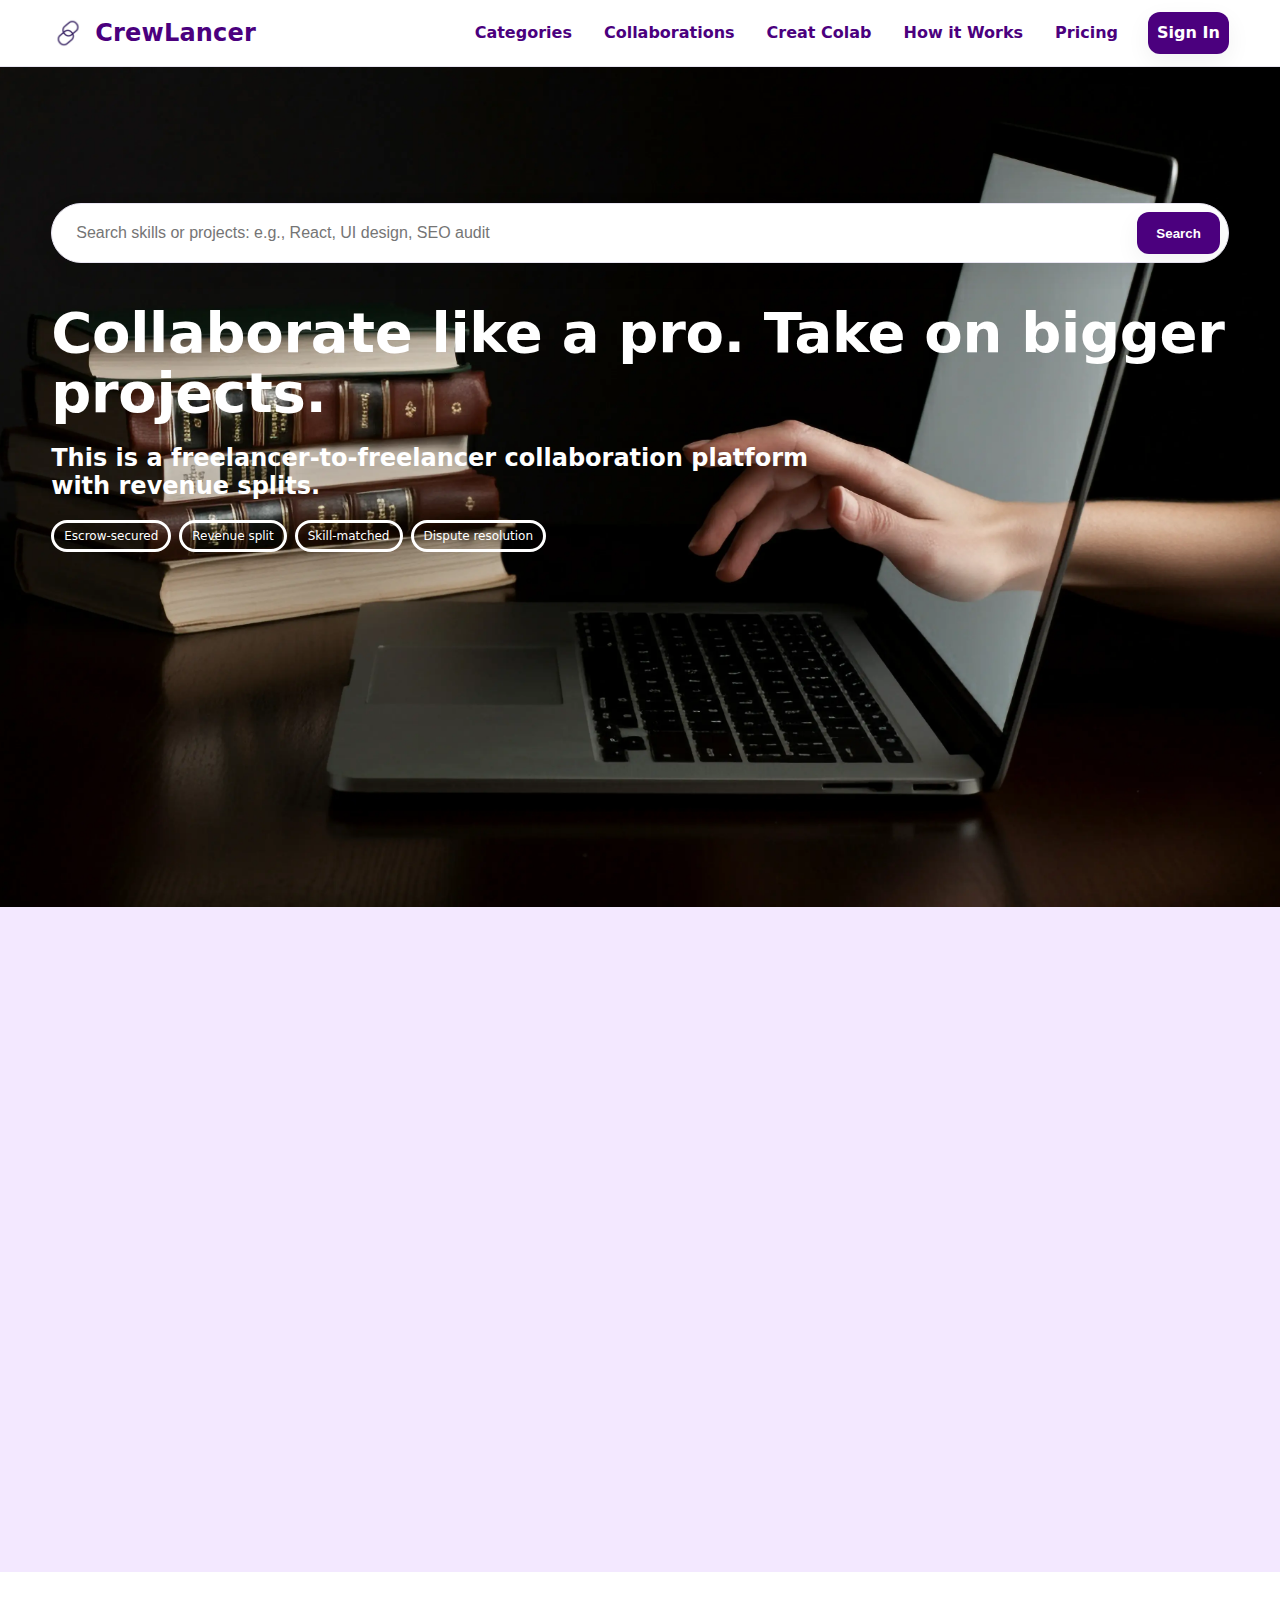
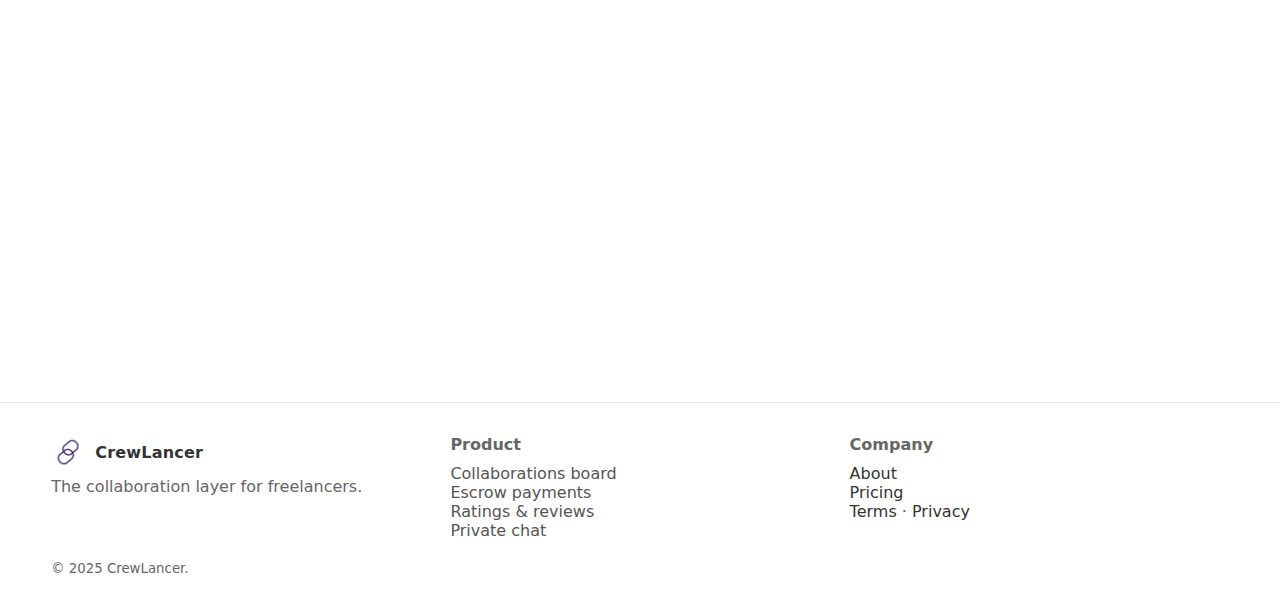
<file: index.html>
<!DOCTYPE html>
<html lang="en">
    <head>
        <meta charset="utf-8" />
        <meta name="viewport" content="width=device-width, initial-scale=1" />
        <title>CrewLancer</title>
        <meta
            name="description"
            content="Freelancer-to-freelancer collaboration platform with escrow and revenue splits."
        />
        <link rel="icon" href="assets/logo.jpg" />
        <link rel="stylesheet" href="styles.css" />
    </head>
    <body>
        <header class="header">
            <div class="container nav">
                <a class="brand" href="index.html"
                    ><img src="assets/logo.jpg" alt="CrewLancer logo" /><span
                        class="xlfont"
                        >CrewLancer</span
                    ></a
                >
                <nav class="navlinks" aria-label="Primary">
                    <a href="categories.html">Categories</a>
                    <a href="collaborations.html">Collaborations</a>
                    <a href="creat-collab.html">Creat Colab</a>
                    <a href="how-it-works.html">How it Works</a>
                    <a href="pricing.html">Pricing</a>
                    <a class="button cta" href="login.html">Sign In</a>
                </nav>
                <div class="mobile">
                    <button
                        class="button ghost"
                        data-toggle
                        aria-label="Open menu"
                        style="background-color: #4b007e"
                    >
                        Menu
                    </button>
                </div>
            </div>
            <div class="drawer" data-drawer>
                <a href="categories.html">Categories</a>
                <a href="collaborations.html">Collaborations</a>
                <a href="creat-collab.html">Creat Colab</a>
                <a href="how-it-works.html">How it Works</a>
                <a href="pricing.html">Pricing</a>
                <a href="login.html">Sign In</a>
            </div>
        </header>
        <div class="background-image-hero">
            <main class="container hero">
                <form
                    class="searchbar reveal"
                    data-demo-form,
                    style="margin-bottom: 40px"
                >
                    <input
                        placeholder="Search skills or projects: e.g., React, UI design, SEO audit"
                        aria-label="Search"
                    />
                    <button class="button" type="submit" data-label="Search">
                        Search
                    </button>
                </form>
                <h1 class="title reveal" , style="color: white">
                    Collaborate like a pro. Take on bigger projects.
                </h1>
                <h2 class="subtitle reveal" , style="color: white">
                    This is a freelancer-to-freelancer collaboration platform
                    with revenue splits.
                </h2>
                <div class="badges reveal">
                    <span class="tag" style="color: white">Escrow-secured</span
                    ><span class="tag" style="color: white">Revenue split</span
                    ><span class="tag" style="color: white">Skill-matched</span
                    ><span class="tag" style="color: white"
                        >Dispute resolution</span
                    >
                </div>
            </main>
        </div>
        <section class="section alt">
            <div class="container">
                <h2 class="reveal" style="margin-top: 0; font-size: xx-large">
                    Popular categories
                </h2>
                <div class="grid cols-3" style="margin-top: 10px">
                    <a
                        class="card reveal pop-shadow"
                        href="categories.html#design"
                    >
                        <img
                            src="assets/palette-fill.svg"
                            alt="art icon"
                            class="icon"
                        />
                        <h3>Design & Creative</h3>
                        <p class="subtitle">UI/UX, Branding, Webflow</p></a
                    >
                    <a
                        class="card reveal pop-shadow"
                        href="categories.html#dev"
                    >
                        <img
                            src="assets/code-slash.svg"
                            alt="codeing icon"
                            class="icon"
                        />
                        <h3>Development & Tech</h3>
                        <p class="subtitle">Web, Mobile, APIs</p></a
                    >
                    <a
                        class="card reveal pop-shadow"
                        href="categories.html#marketing"
                    >
                        <img
                            src="assets/bar-chart.svg"
                            alt="Bar-chart icon"
                            class="icon"
                        />
                        <h3>Marketing & Growth</h3>
                        <p class="subtitle">SEO, CRO, Paid Ads</p></a
                    >
                    <a
                        class="card reveal pop-shadow"
                        href="categories.html#marketing"
                    >
                        <img
                            src="assets/bank.svg"
                            alt="Bank icon"
                            class="icon"
                        />
                        <h3>Finance</h3>
                        <p class="subtitle">Accounting, Managing</p></a
                    >
                    <a
                        class="card reveal pop-shadow"
                        href="categories.html#marketing"
                    >
                        <img
                            src="assets/book.svg"
                            alt="Book icon"
                            class="icon"
                        />
                        <h3>Education</h3>
                        <p class="subtitle">Teaching, Mentorin, Guidance</p></a
                    >
                    <a
                        class="card reveal pop-shadow"
                        href="categories.html#marketing"
                    >
                        <img
                            src="assets/film.svg"
                            alt="film icon"
                            class="icon"
                        />
                        <h3>Editing</h3>
                        <p class="subtitle">
                            Video, Thumbnail, Short-videos
                        </p></a
                    >
                </div>
            </div>
        </section>
        <section class="section">
            <div class="container grid cols-3">
                <div class="card listing reveal">
                    <div class="tag">60-40 split</div>
                    <h3>Fintech landing page revamp</h3>
                    <div class="meta">
                        <span class="rating"
                            ><span class="stars">★★★★★</span> 4.9</span
                        >
                        · 2 weeks
                    </div>
                    <div class="skills">
                        <span class="tag">Figma</span
                        ><span class="tag">Webflow</span
                        ><span class="tag">UX</span>
                    </div>
                    <a class="button" href="collaborations.html">Apply</a>
                </div>
                <div class="card listing reveal">
                    <div class="tag">70-30 split</div>
                    <h3>eCommerce performance audit</h3>
                    <div class="meta">
                        <span class="rating"
                            ><span class="stars">★★★★☆</span> 4.6</span
                        >
                        · 3 weeks
                    </div>
                    <div class="skills">
                        <span class="tag">SEO</span
                        ><span class="tag">Analytics</span
                        ><span class="tag">CRO</span>
                    </div>
                    <a class="button" href="collaborations.html">Apply</a>
                </div>
                <div class="card listing reveal">
                    <div class="tag">50-30-20 splits</div>
                    <h3>Mobile app MVP</h3>
                    <div class="meta">
                        <span class="rating"
                            ><span class="stars">★★★★★</span> 5.0</span
                        >
                        · 8 weeks
                    </div>
                    <div class="skills">
                        <span class="tag">React Native</span
                        ><span class="tag">Node</span
                        ><span class="tag">QA</span>
                    </div>
                    <a class="button" href="collaborations.html">Apply</a>
                </div>
            </div>
        </section>

        <footer class="footer">
            <div class="container grid cols-3">
                <div>
                    <a class="brand" href="index.html"
                        ><img src="assets/logo.jpg" alt="CrewLancer logo" /><span
                            >CrewLancer</span
                        ></a
                    >
                    <p style="margin-top: 8px">
                        The collaboration layer for freelancers.
                    </p>
                </div>
                <div>
                    <strong>Product</strong>
                    <ul
                        style="
                            margin: 10px 0 0;
                            padding: 0;
                            list-style: none;
                            color: #555;
                        "
                    >
                        <li>Collaborations board</li>
                        <li>Escrow payments</li>
                        <li>Ratings & reviews</li>
                        <li>Private chat</li>
                    </ul>
                </div>
                <div>
                    <strong>Company</strong>
                    <ul
                        style="
                            margin: 10px 0 0;
                            padding: 0;
                            list-style: none;
                            color: #555;
                        "
                    >
                        <li><a href="about.html">About</a></li>
                        <li><a href="pricing.html">Pricing</a></li>
                        <li><a href="#">Terms</a> · <a href="#">Privacy</a></li>
                    </ul>
                </div>
            </div>
            <div class="container" style="margin-top: 18px">
                <small>© 2025 CrewLancer.</small>
            </div>
        </footer>
        <script src="app.js"></script>
    </body>
</html>
</file>
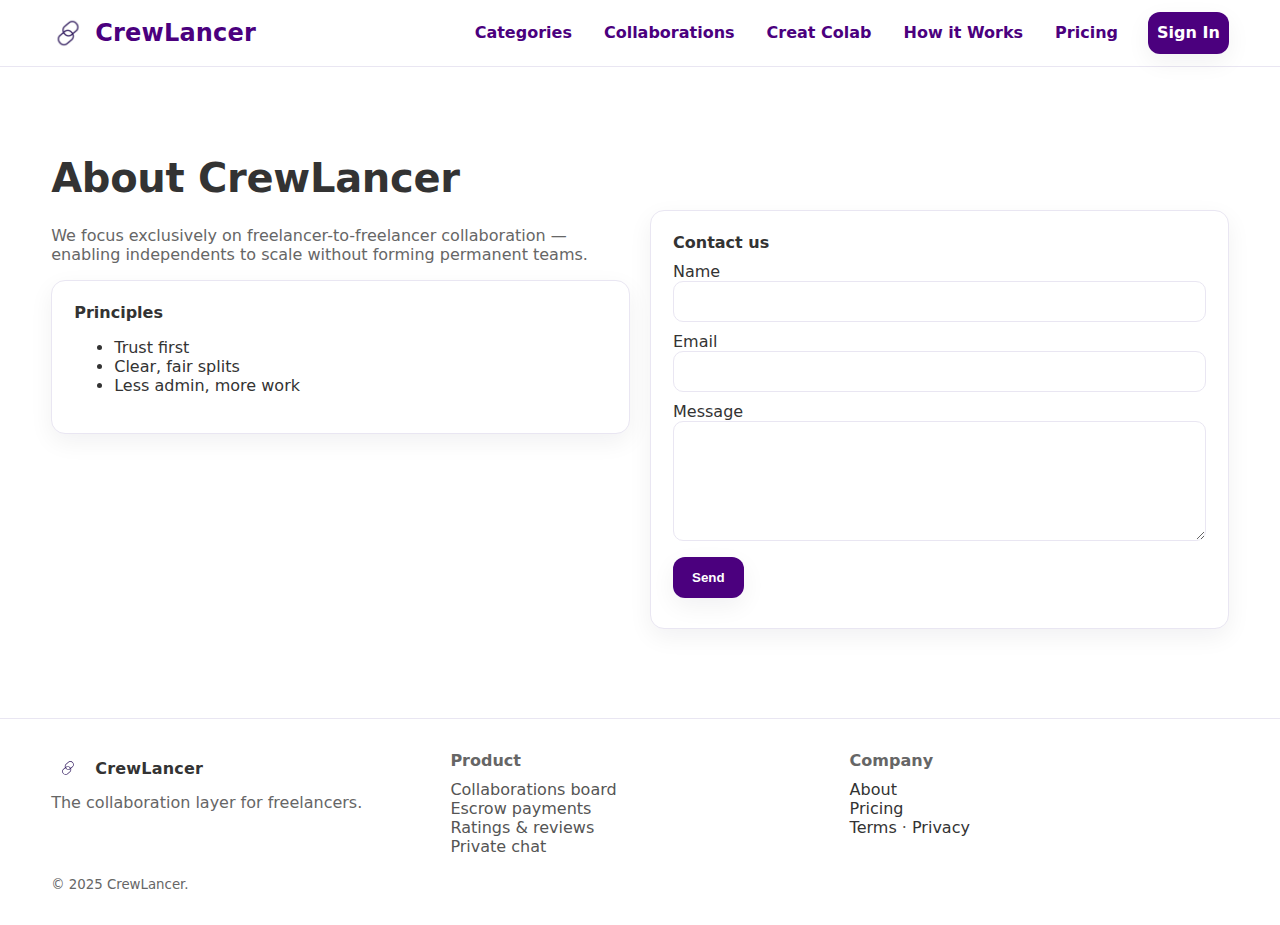
<file: about.html>
<!DOCTYPE html>
<html lang="en">
    <head>
        <meta charset="utf-8" />
        <meta name="viewport" content="width=device-width, initial-scale=1" />
        <title>About · CrewLancer</title>
        <meta
            name="description"
            content="Freelancer-to-freelancer collaboration platform with escrow and revenue splits."
        />
        <link rel="icon" href="assets/logo.jpg" />
        <link rel="stylesheet" href="styles.css" />
    </head>
    <body>
        <header class="header">
            <div class="container nav">
                <a class="brand" href="index.html"
                    ><img src="assets/logo.jpg" alt="CrewLancer logo" /><span
                        class="xlfont"
                        >CrewLancer</span
                    ></a
                >
                <nav class="navlinks" aria-label="Primary">
                    <a href="categories.html">Categories</a>
                    <a href="collaborations.html">Collaborations</a>
                    <a href="creat-collab.html">Creat Colab</a>
                    <a href="how-it-works.html">How it Works</a>
                    <a href="pricing.html">Pricing</a>
                    <a class="button cta" href="login.html">Sign In</a>
                </nav>
                <div class="mobile">
                    <button
                        class="button ghost"
                        data-toggle
                        aria-label="Open menu"
                        style="background-color: #4b007e"
                    >
                        Menu
                    </button>
                </div>
            </div>
            <div class="drawer" data-drawer>
                <a href="categories.html">Categories</a>
                <a href="collaborations.html">Collaborations</a>
                <a href="creat-collab.html">Creat Colab</a>
                <a href="how-it-works.html">How it Works</a>
                <a href="pricing.html">Pricing</a>
                <a href="login.html">Sign In</a>
            </div>
        </header>

        <main class="container section">
            <h1 class="title" style="font-size: 40px">About CrewLancer</h1>
            <div class="grid cols-2" style="align-items: start">
                <div class="reveal">
                    <p class="subtitle">
                        We focus exclusively on freelancer-to-freelancer
                        collaboration — enabling independents to scale without
                        forming permanent teams.
                    </p>
                    <div class="card" style="margin-top: 10px">
                        <strong>Principles</strong>
                        <ul>
                            <li>Trust first</li>
                            <li>Clear, fair splits</li>
                            <li>Less admin, more work</li>
                        </ul>
                    </div>
                </div>
                <form class="card reveal" data-demo-form>
                    <strong>Contact us</strong>
                    <label style="display: block; margin-top: 10px"
                        >Name<input class="input" required
                    /></label>
                    <label style="display: block; margin-top: 10px"
                        >Email<input class="input" type="email" required
                    /></label>
                    <label style="display: block; margin-top: 10px"
                        >Message<textarea class="textarea" required></textarea>
                    </label>
                    <button
                        class="button"
                        type="submit"
                        data-label="Send"
                        style="margin-top: 12px"
                    >
                        Send
                    </button>
                    <div
                        data-msg
                        class="subtitle"
                        style="margin-top: 8px"
                    ></div>
                </form>
            </div>
        </main>

        <footer class="footer">
            <div class="container grid cols-3">
                <div>
                    <a class="brand" href="index.html"
                        ><img src="assets/logo.svg" alt="CrewLancer logo" /><span
                            >CrewLancer</span
                        ></a
                    >
                    <p style="margin-top: 8px">
                        The collaboration layer for freelancers.
                    </p>
                </div>
                <div>
                    <strong>Product</strong>
                    <ul
                        style="
                            margin: 10px 0 0;
                            padding: 0;
                            list-style: none;
                            color: #555;
                        "
                    >
                        <li>Collaborations board</li>
                        <li>Escrow payments</li>
                        <li>Ratings & reviews</li>
                        <li>Private chat</li>
                    </ul>
                </div>
                <div>
                    <strong>Company</strong>
                    <ul
                        style="
                            margin: 10px 0 0;
                            padding: 0;
                            list-style: none;
                            color: #555;
                        "
                    >
                        <li><a href="about.html">About</a></li>
                        <li><a href="pricing.html">Pricing</a></li>
                        <li><a href="#">Terms</a> · <a href="#">Privacy</a></li>
                    </ul>
                </div>
            </div>
            <div class="container" style="margin-top: 18px">
                <small>© 2025 CrewLancer.</small>
            </div>
        </footer>
        <script src="app.js"></script>
    </body>
</html>
</file>
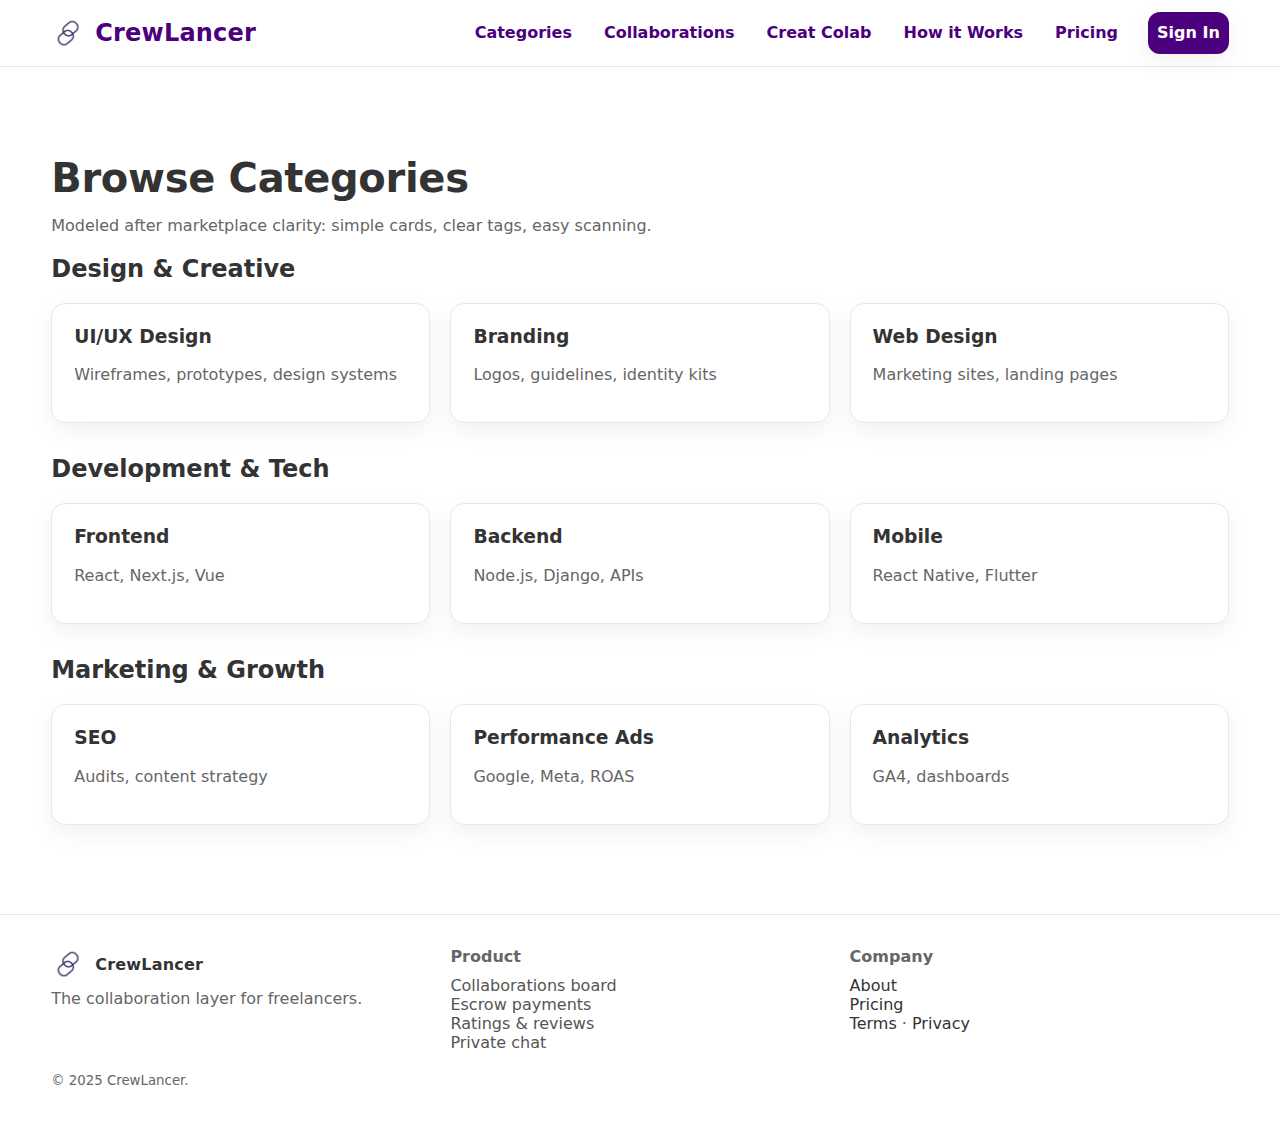
<file: categories.html>
<!DOCTYPE html>
<html lang="en">
    <head>
        <meta charset="utf-8" />
        <meta name="viewport" content="width=device-width, initial-scale=1" />
        <title>CrewLancer</title>
        <meta
            name="description"
            content="Freelancer-to-freelancer collaboration platform with escrow and revenue splits."
        />
        <link rel="icon" href="assets/logo.jpg" />
        <link rel="stylesheet" href="styles.css" />
    </head>
    <body>
        <header class="header">
            <div class="container nav">
                <a class="brand" href="index.html"
                    ><img src="assets/logo.jpg" alt="CrewLancer logo" /><span
                        class="xlfont"
                        >CrewLancer</span
                    ></a
                >
                <nav class="navlinks" aria-label="Primary">
                    <a href="categories.html">Categories</a>
                    <a href="collaborations.html">Collaborations</a>
                    <a href="creat-collab.html">Creat Colab</a>
                    <a href="how-it-works.html">How it Works</a>
                    <a href="pricing.html">Pricing</a>
                    <a class="button cta" href="login.html">Sign In</a>
                </nav>
                <div class="mobile">
                    <button
                        class="button ghost"
                        data-toggle
                        aria-label="Open menu"
                        style="background-color: #4b007e"
                    >
                        Menu
                    </button>
                </div>
            </div>
            <div class="drawer" data-drawer>
                <a href="categories.html">Categories</a>
                <a href="collaborations.html">Collaborations</a>
                <a href="creat-collab.html">Creat Colab</a>
                <a href="how-it-works.html">How it Works</a>
                <a href="pricing.html">Pricing</a>
                <a href="login.html">Sign In</a>
            </div>
        </header>

        <main class="container section">
            <h1 class="title" style="font-size: 40px">Browse Categories</h1>
            <p class="subtitle">
                Modeled after marketplace clarity: simple cards, clear tags,
                easy scanning.
            </p>
            <h2 id="design" class="reveal">Design & Creative</h2>
            <div class="grid cols-3" style="margin: 10px 0 32px">
                <div class="card reveal">
                    <h3>UI/UX Design</h3>
                    <p class="subtitle">
                        Wireframes, prototypes, design systems
                    </p>
                </div>
                <div class="card reveal">
                    <h3>Branding</h3>
                    <p class="subtitle">Logos, guidelines, identity kits</p>
                </div>
                <div class="card reveal">
                    <h3>Web Design</h3>
                    <p class="subtitle">Marketing sites, landing pages</p>
                </div>
            </div>
            <h2 id="dev" class="reveal">Development & Tech</h2>
            <div class="grid cols-3" style="margin: 10px 0 32px">
                <div class="card reveal">
                    <h3>Frontend</h3>
                    <p class="subtitle">React, Next.js, Vue</p>
                </div>
                <div class="card reveal">
                    <h3>Backend</h3>
                    <p class="subtitle">Node.js, Django, APIs</p>
                </div>
                <div class="card reveal">
                    <h3>Mobile</h3>
                    <p class="subtitle">React Native, Flutter</p>
                </div>
            </div>
            <h2 id="marketing" class="reveal">Marketing & Growth</h2>
            <div class="grid cols-3">
                <div class="card reveal">
                    <h3>SEO</h3>
                    <p class="subtitle">Audits, content strategy</p>
                </div>
                <div class="card reveal">
                    <h3>Performance Ads</h3>
                    <p class="subtitle">Google, Meta, ROAS</p>
                </div>
                <div class="card reveal">
                    <h3>Analytics</h3>
                    <p class="subtitle">GA4, dashboards</p>
                </div>
            </div>
        </main>

        <footer class="footer">
            <div class="container grid cols-3">
                <div>
                    <a class="brand" href="index.html"
                        ><img src="assets/logo.jpg" alt="CrewLance logo" /><span
                            >CrewLancer</span
                        ></a
                    >
                    <p style="margin-top: 8px">
                        The collaboration layer for freelancers.
                    </p>
                </div>
                <div>
                    <strong>Product</strong>
                    <ul
                        style="
                            margin: 10px 0 0;
                            padding: 0;
                            list-style: none;
                            color: #555;
                        "
                    >
                        <li>Collaborations board</li>
                        <li>Escrow payments</li>
                        <li>Ratings & reviews</li>
                        <li>Private chat</li>
                    </ul>
                </div>
                <div>
                    <strong>Company</strong>
                    <ul
                        style="
                            margin: 10px 0 0;
                            padding: 0;
                            list-style: none;
                            color: #555;
                        "
                    >
                        <li><a href="about.html">About</a></li>
                        <li><a href="pricing.html">Pricing</a></li>
                        <li><a href="#">Terms</a> · <a href="#">Privacy</a></li>
                    </ul>
                </div>
            </div>
            <div class="container" style="margin-top: 18px">
                <small>© 2025 CrewLancer.</small>
            </div>
        </footer>
        <script src="app.js"></script>
    </body>
</html>
</file>
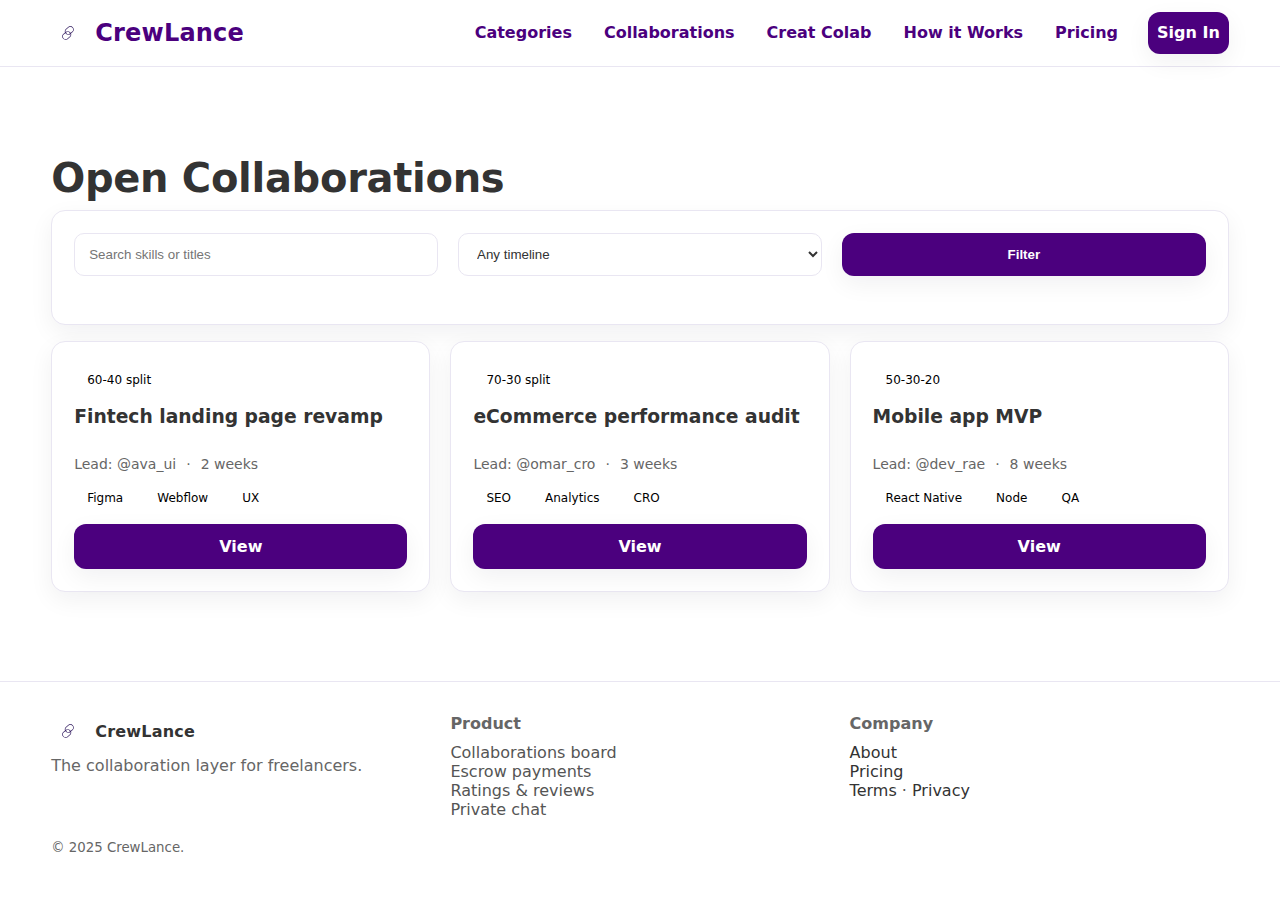
<file: collaborations.html>
<!DOCTYPE html>
<html lang="en">
    <head>
        <meta charset="utf-8" />
        <meta name="viewport" content="width=device-width, initial-scale=1" />
        <title>Collaborations · CrewLance</title>
        <meta
            name="description"
            content="Freelancer-to-freelancer collaboration platform with escrow and revenue splits."
        />
        <link rel="icon" href="assets/logo.svg" />
        <link rel="stylesheet" href="styles.css" />
    </head>
    <body>
        <header class="header">
            <div class="container nav">
                <a class="brand" href="index.html"
                    ><img src="assets/logo.svg" alt="CrewLance logo" /><span
                        class="xlfont"
                        >CrewLance</span
                    ></a
                >
                <nav class="navlinks" aria-label="Primary">
                    <a href="categories.html">Categories</a>
                    <a href="collaborations.html">Collaborations</a>
                    <a href="creat-collab.html">Creat Colab</a>
                    <a href="how-it-works.html">How it Works</a>
                    <a href="pricing.html">Pricing</a>
                    <a class="button cta" href="login.html">Sign In</a>
                </nav>
                <div class="mobile">
                    <button
                        class="button ghost"
                        data-toggle
                        aria-label="Open menu"
                        style="background-color: #4b007e"
                    >
                        Menu
                    </button>
                </div>
            </div>
            <div class="drawer" data-drawer>
                <a href="categories.html">Categories</a>
                <a href="collaborations.html">Collaborations</a>
                <a href="creat-collab.html">Creat Colab</a>
                <a href="how-it-works.html">How it Works</a>
                <a href="pricing.html">Pricing</a>
                <a href="login.html">Sign In</a>
            </div>
        </header>

        <main class="container section">
            <h1 class="title" style="font-size: 40px">Open Collaborations</h1>
            <div class="card" style="margin-top: 10px">
                <form class="grid cols-3" data-demo-form>
                    <input
                        class="input"
                        placeholder="Search skills or titles"
                    />
                    <select class="select">
                        <option>Any timeline</option>
                        <option>1–2 weeks</option>
                        <option>2–4 weeks</option>
                        <option>1–3 months</option>
                    </select>
                    <button class="button" type="submit" data-label="Filter">
                        Filter
                    </button>
                    <div
                        data-msg
                        class="subtitle"
                        style="grid-column: 1/-1; margin-top: 6px"
                    ></div>
                </form>
            </div>
            <div class="grid cols-3" style="margin-top: 16px">
                <article class="card listing reveal">
                    <div class="tag">60-40 split</div>
                    <h3>Fintech landing page revamp</h3>
                    <div class="meta">
                        <span>Lead: @ava_ui</span> · <span>2 weeks</span>
                    </div>
                    <div class="skills">
                        <span class="tag">Figma</span
                        ><span class="tag">Webflow</span
                        ><span class="tag">UX</span>
                    </div>
                    <a class="button" href="post.html">View</a>
                </article>
                <article class="card listing reveal">
                    <div class="tag">70-30 split</div>
                    <h3>eCommerce performance audit</h3>
                    <div class="meta">
                        <span>Lead: @omar_cro</span> · <span>3 weeks</span>
                    </div>
                    <div class="skills">
                        <span class="tag">SEO</span
                        ><span class="tag">Analytics</span
                        ><span class="tag">CRO</span>
                    </div>
                    <a class="button" href="post.html">View</a>
                </article>
                <article class="card listing reveal">
                    <div class="tag">50-30-20</div>
                    <h3>Mobile app MVP</h3>
                    <div class="meta">
                        <span>Lead: @dev_rae</span> · <span>8 weeks</span>
                    </div>
                    <div class="skills">
                        <span class="tag">React Native</span
                        ><span class="tag">Node</span
                        ><span class="tag">QA</span>
                    </div>
                    <a class="button" href="post.html">View</a>
                </article>
            </div>
        </main>

        <footer class="footer">
            <div class="container grid cols-3">
                <div>
                    <a class="brand" href="index.html"
                        ><img src="assets/logo.svg" alt="CrewLance logo" /><span
                            >CrewLance</span
                        ></a
                    >
                    <p style="margin-top: 8px">
                        The collaboration layer for freelancers.
                    </p>
                </div>
                <div>
                    <strong>Product</strong>
                    <ul
                        style="
                            margin: 10px 0 0;
                            padding: 0;
                            list-style: none;
                            color: #555;
                        "
                    >
                        <li>Collaborations board</li>
                        <li>Escrow payments</li>
                        <li>Ratings & reviews</li>
                        <li>Private chat</li>
                    </ul>
                </div>
                <div>
                    <strong>Company</strong>
                    <ul
                        style="
                            margin: 10px 0 0;
                            padding: 0;
                            list-style: none;
                            color: #555;
                        "
                    >
                        <li><a href="about.html">About</a></li>
                        <li><a href="pricing.html">Pricing</a></li>
                        <li><a href="#">Terms</a> · <a href="#">Privacy</a></li>
                    </ul>
                </div>
            </div>
            <div class="container" style="margin-top: 18px">
                <small>© 2025 CrewLance.</small>
            </div>
        </footer>
        <script src="app.js"></script>
    </body>
</html>
</file>
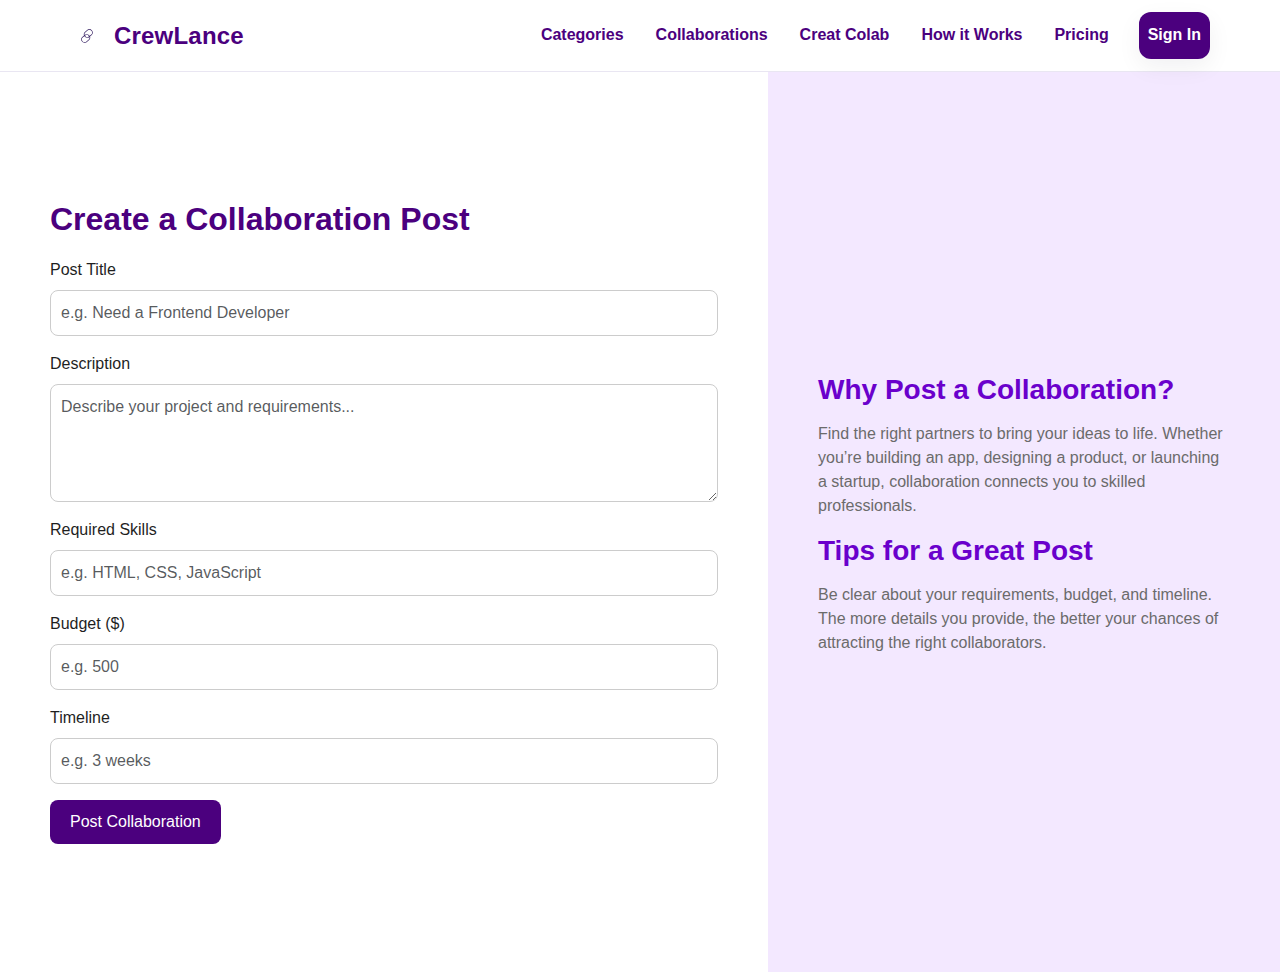
<file: creat-collab.html>
<!DOCTYPE html>
<html lang="en">
    <head>
        <meta charset="UTF-8" />
        <meta name="viewport" content="width=device-width, initial-scale=1.0" />
        <title>Create Collaboration Post</title>
        <link
            href="https://cdn.jsdelivr.net/npm/bootstrap@5.3.0/dist/css/bootstrap.min.css"
            rel="stylesheet"
        />
        <link rel="stylesheet" href="styles.css" />
        <link rel="icon" href="assets/logo.svg" />

        <style>
            :root {
                --brand-main: #4b007e; /* Main brand color */
                --brand-hover: #6a00cc; /* Hover & highlights */
                --brand-light: #f3e8ff; /* Backgrounds & dividers */
                --text-dark: #1f1f1f; /* Headings */
                --text-light: #6b6b6b; /* Secondary text */
            }

            body {
                margin: 0;
                background-color: var(--brand-light);
                font-family: Arial, sans-serif;
            }

            .split-container {
                display: flex;
                min-height: 100vh;
            }

            /* Left side (form) - 60% */
            .form-section {
                flex: 0 0 60%;
                background-color: white;
                padding: 50px;
                display: flex;
                flex-direction: column;
                justify-content: center;
                box-shadow: 2px 0 10px rgba(0, 0, 0, 0.05);
            }

            .form-section h2 {
                color: var(--brand-main);
                font-weight: bold;
                margin-bottom: 20px;
            }

            .form-label {
                color: var(--text-dark);
                font-weight: 500;
            }

            .form-control {
                border-radius: 8px;
                padding: 10px;
                border: 1px solid #ccc;
            }

            .form-control:focus {
                border-color: var(--brand-main);
                box-shadow: 0 0 0 0.2rem rgba(153, 0, 255, 0.25);
            }

            .btn-brand {
                background-color: var(--brand-main);
                color: white;
                border: none;
                border-radius: 8px;
                padding: 10px 20px;
                font-size: 1rem;
                transition: background-color 0.3s ease;
            }

            .btn-brand:hover {
                background-color: var(--brand-hover);
            }

            /* Right side (details) - 40% */
            .info-section {
                flex: 0 0 40%;
                background-color: var(--brand-light);
                padding: 50px;
                display: flex;
                flex-direction: column;
                justify-content: center;
            }

            .info-section h3 {
                color: var(--brand-hover);
                margin-bottom: 15px;
                font-weight: bold;
            }

            .info-section p {
                color: var(--text-light);
                font-size: 1rem;
                line-height: 1.5;
            }

            @media (max-width: 992px) {
                .split-container {
                    flex-direction: column;
                }
                .form-section,
                .info-section {
                    flex: 100%;
                    padding: 30px;
                }
            }
        </style>
    </head>
    <body>
        <header class="header">
            <div class="container nav">
                <a class="brand" href="index.html"
                    ><img src="assets/logo.svg" alt="CrewLance logo" /><span
                        class="xlfont"
                        >CrewLance</span
                    ></a
                >
                <nav class="navlinks" aria-label="Primary">
                    <a href="categories.html">Categories</a>
                    <a href="collaborations.html">Collaborations</a>
                    <a href="creat-collab.html">Creat Colab</a>
                    <a href="how-it-works.html">How it Works</a>
                    <a href="pricing.html">Pricing</a>
                    <a class="button cta" href="login.html">Sign In</a>
                </nav>
                <div class="mobile">
                    <button
                        class="button ghost"
                        data-toggle
                        aria-label="Open menu"
                        style="background-color: #4b007e"
                    >
                        Menu
                    </button>
                </div>
            </div>
            <div class="drawer" data-drawer>
                <a href="categories.html">Categories</a>
                <a href="collaborations.html">Collaborations</a>
                <a href="creat-collab.html">Creat Colab</a>
                <a href="how-it-works.html">How it Works</a>
                <a href="pricing.html">Pricing</a>
                <a href="login.html">Sign In</a>
            </div>
        </header>
        <div class="split-container">
            <!-- Left: Form (60%) -->
            <div class="form-section">
                <h2>Create a Collaboration Post</h2>
                <form id="collabForm">
                    <div class="mb-3">
                        <label for="title" class="form-label">Post Title</label>
                        <input
                            type="text"
                            id="title"
                            name="title"
                            class="form-control"
                            placeholder="e.g. Need a Frontend Developer"
                            required
                        />
                    </div>

                    <div class="mb-3">
                        <label for="description" class="form-label"
                            >Description</label
                        >
                        <textarea
                            id="description"
                            name="description"
                            class="form-control"
                            rows="4"
                            placeholder="Describe your project and requirements..."
                            required
                        ></textarea>
                    </div>

                    <div class="mb-3">
                        <label for="skills" class="form-label"
                            >Required Skills</label
                        >
                        <input
                            type="text"
                            id="skills"
                            name="skills"
                            class="form-control"
                            placeholder="e.g. HTML, CSS, JavaScript"
                            required
                        />
                    </div>

                    <div class="mb-3">
                        <label for="budget" class="form-label"
                            >Budget ($)</label
                        >
                        <input
                            type="number"
                            id="budget"
                            name="budget"
                            class="form-control"
                            placeholder="e.g. 500"
                            required
                        />
                    </div>

                    <div class="mb-3">
                        <label for="timeline" class="form-label"
                            >Timeline</label
                        >
                        <input
                            type="text"
                            id="timeline"
                            name="timeline"
                            class="form-control"
                            placeholder="e.g. 3 weeks"
                            required
                        />
                    </div>

                    <button type="submit" class="btn btn-brand">
                        Post Collaboration
                    </button>
                </form>
            </div>

            <!-- Right: Info (40%) -->
            <div class="info-section">
                <h3>Why Post a Collaboration?</h3>
                <p>
                    Find the right partners to bring your ideas to life. Whether
                    you’re building an app, designing a product, or launching a
                    startup, collaboration connects you to skilled
                    professionals.
                </p>

                <h3>Tips for a Great Post</h3>
                <p>
                    Be clear about your requirements, budget, and timeline. The
                    more details you provide, the better your chances of
                    attracting the right collaborators.
                </p>
            </div>
        </div>

        <script>
            document
                .getElementById("collabForm")
                .addEventListener("submit", function (e) {
                    e.preventDefault();
                    alert(
                        "✅ Your collaboration post has been created successfully!"
                    );
                    this.reset();
                });
        </script>
    </body>
</html>
</file>
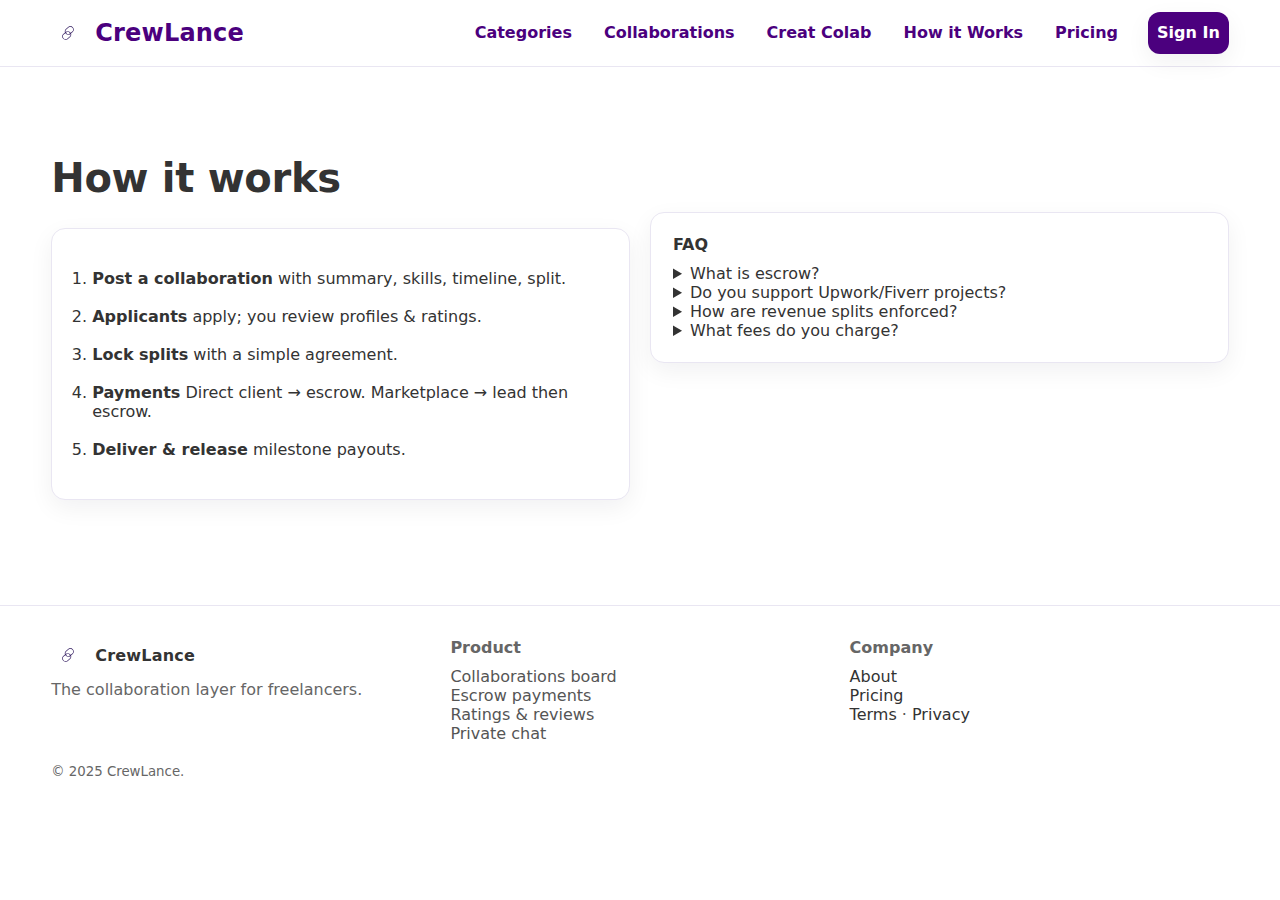
<file: how-it-works.html>
<!DOCTYPE html>
<html lang="en">
    <head>
        <meta charset="utf-8" />
        <meta name="viewport" content="width=device-width, initial-scale=1" />
        <title>How It Works · CrewLance</title>
        <meta
            name="description"
            content="Freelancer-to-freelancer collaboration platform with escrow and revenue splits."
        />
        <link rel="icon" href="assets/logo.svg" />
        <link rel="stylesheet" href="styles.css" />
    </head>
    <body>
        <header class="header">
            <div class="container nav">
                <a class="brand" href="index.html"
                    ><img src="assets/logo.svg" alt="CrewLance logo" /><span
                        class="xlfont"
                        >CrewLance</span
                    ></a
                >
                <nav class="navlinks" aria-label="Primary">
                    <a href="categories.html">Categories</a>
                    <a href="collaborations.html">Collaborations</a>
                    <a href="creat-collab.html">Creat Colab</a>
                    <a href="how-it-works.html">How it Works</a>
                    <a href="pricing.html">Pricing</a>
                    <a class="button cta" href="login.html">Sign In</a>
                </nav>
                <div class="mobile">
                    <button
                        class="button ghost"
                        data-toggle
                        aria-label="Open menu"
                        style="background-color: #4b007e"
                    >
                        Menu
                    </button>
                </div>
            </div>
            <div class="drawer" data-drawer>
                <a href="categories.html">Categories</a>
                <a href="collaborations.html">Collaborations</a>
                <a href="creat-collab.html">Creat Colab</a>
                <a href="how-it-works.html">How it Works</a>
                <a href="pricing.html">Pricing</a>
                <a href="login.html">Sign In</a>
            </div>
        </header>

        <main class="container section">
            <h1 class="title" style="font-size: 40px">How it works</h1>
            <div
                class="grid cols-2"
                style="align-items: start; margin-top: 12px;"

            >
                <ol class="card reveal" style="padding: 40px;">
                    <li>
                        <strong>Post a collaboration</strong> with summary,
                        skills, timeline, split.
                    </li>
                    <br />
                    <li>
                        <strong>Applicants</strong> apply; you review profiles &
                        ratings.
                    </li>
                    <br />
                    <li>
                        <strong>Lock splits</strong> with a simple agreement.
                    </li>
                    <br />
                    <li>
                        <strong>Payments</strong> Direct client → escrow.
                        Marketplace → lead then escrow.
                    </li>
                    <br />
                    <li>
                        <strong>Deliver & release</strong> milestone payouts.
                    </li>
                </ol>
                <div class="card reveal">
                    <strong>FAQ</strong>
                    <details style="margin-top: 10px">
                        <summary>What is escrow?</summary>
                        <p class="subtitle">
                            A secure holding account. Funds are released after
                            work is approved.
                        </p>
                    </details>
                    <details>
                        <summary>
                            Do you support Upwork/Fiverr projects?
                        </summary>
                        <p class="subtitle">
                            Yes. The lead receives marketplace funds, then
                            deposits collaborator shares into CrewLance escrow.
                        </p>
                    </details>
                    <details>
                        <summary>How are revenue splits enforced?</summary>
                        <p class="subtitle">
                            Payouts automatically follow the agreed percentages.
                        </p>
                    </details>
                    <details>
                        <summary>What fees do you charge?</summary>
                        <p class="subtitle">
                            5–10% platform fee. Premium reduces fees & adds
                            priority listings.
                        </p>
                    </details>
                </div>
            </div>
        </main>

        <footer class="footer">
            <div class="container grid cols-3">
                <div>
                    <a class="brand" href="index.html"
                        ><img src="assets/logo.svg" alt="CrewLance logo" /><span
                            >CrewLance</span
                        ></a
                    >
                    <p style="margin-top: 8px">
                        The collaboration layer for freelancers.
                    </p>
                </div>
                <div>
                    <strong>Product</strong>
                    <ul
                        style="
                            margin: 10px 0 0;
                            padding: 0;
                            list-style: none;
                            color: #555;
                        "
                    >
                        <li>Collaborations board</li>
                        <li>Escrow payments</li>
                        <li>Ratings & reviews</li>
                        <li>Private chat</li>
                    </ul>
                </div>
                <div>
                    <strong>Company</strong>
                    <ul
                        style="
                            margin: 10px 0 0;
                            padding: 0;
                            list-style: none;
                            color: #555;
                        "
                    >
                        <li><a href="about.html">About</a></li>
                        <li><a href="pricing.html">Pricing</a></li>
                        <li><a href="#">Terms</a> · <a href="#">Privacy</a></li>
                    </ul>
                </div>
            </div>
            <div class="container" style="margin-top: 18px">
                <small>© 2025 CrewLance.</small>
            </div>
        </footer>
        <script src="app.js"></script>
    </body>
</html>
</file>
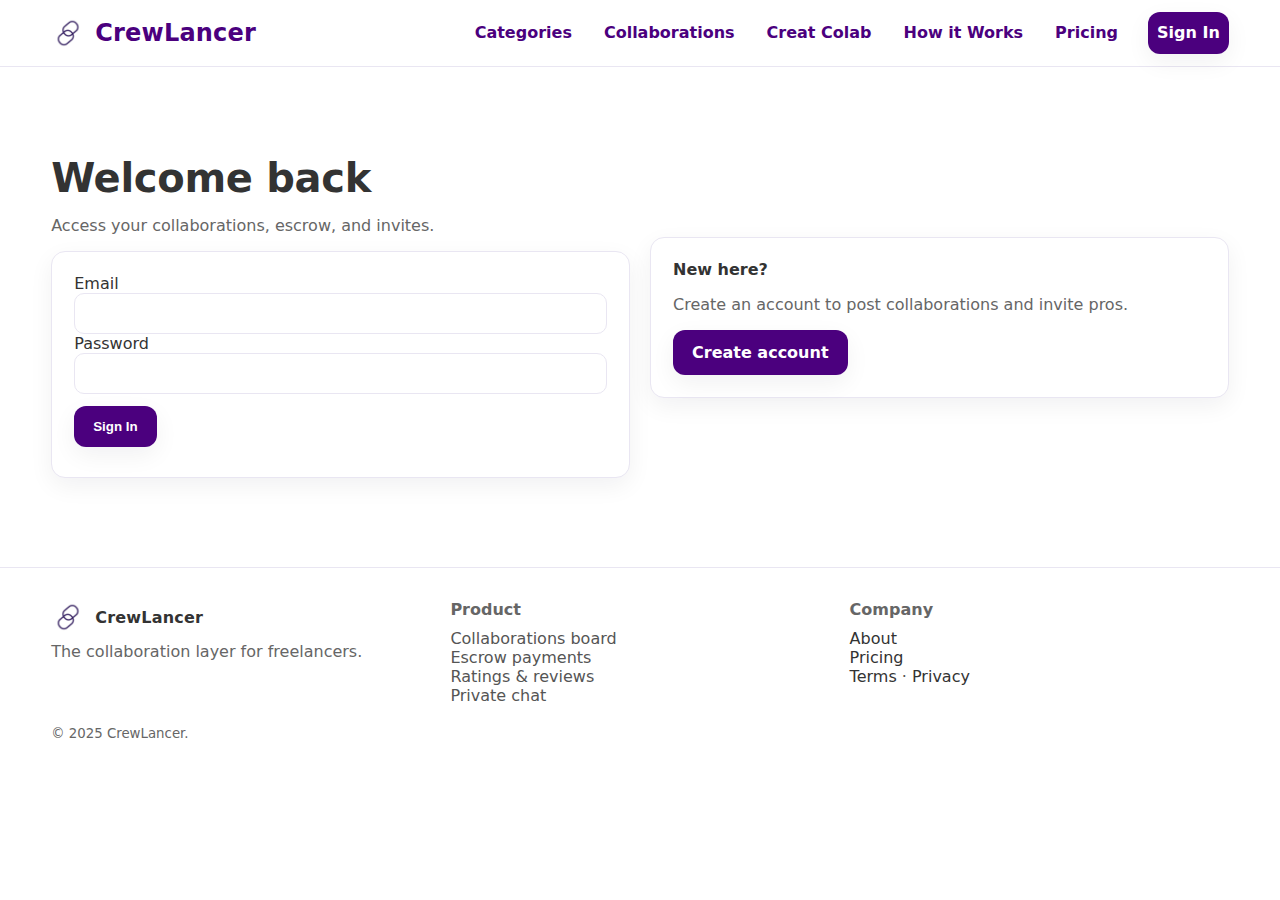
<file: login.html>
<!DOCTYPE html>
<html lang="en">
    <head>
        <meta charset="utf-8" />
        <meta name="viewport" content="width=device-width, initial-scale=1" />
        <title>Sign In · CrewLancer</title>
        <meta
            name="description"
            content="Freelancer-to-freelancer collaboration platform with escrow and revenue splits."
        />
        <link rel="icon" href="assets/logo.jpg" />
        <link rel="stylesheet" href="styles.css" />
    </head>
    <body>
        <header class="header">
            <div class="container nav">
                <a class="brand" href="index.html"
                    ><img src="assets/logo.jpg" alt="CrewLancer logo" /><span
                        class="xlfont"
                        >CrewLancer</span
                    ></a
                >
                <nav class="navlinks" aria-label="Primary">
                    <a href="categories.html">Categories</a>
                    <a href="collaborations.html">Collaborations</a>
                    <a href="creat-collab.html">Creat Colab</a>
                    <a href="how-it-works.html">How it Works</a>
                    <a href="pricing.html">Pricing</a>
                    <a class="button cta" href="login.html">Sign In</a>
                </nav>
                <div class="mobile">
                    <button
                        class="button ghost"
                        data-toggle
                        aria-label="Open menu"
                        style="background-color: #4b007e"
                    >
                        Menu
                    </button>
                </div>
            </div>
            <div class="drawer" data-drawer>
                <a href="categories.html">Categories</a>
                <a href="collaborations.html">Collaborations</a>
                <a href="creat-collab.html">Creat Colab</a>
                <a href="how-it-works.html">How it Works</a>
                <a href="pricing.html">Pricing</a>
                <a href="login.html">Sign In</a>
            </div>
        </header>

        <main class="container section">
            <div class="grid cols-2" style="align-items: center">
                <div class="reveal">
                    <h1 class="title" style="font-size: 40px">Welcome back</h1>
                    <p class="subtitle">
                        Access your collaborations, escrow, and invites.
                    </p>
                    <form class="card" data-demo-form>
                        <label
                            >Email<input class="input" type="email" required
                        /></label>
                        <label style="margin-top: 10px"
                            >Password<input
                                class="input"
                                type="password"
                                required
                        /></label>
                        <button
                            class="button"
                            type="submit"
                            data-label="Sign In"
                            style="margin-top: 12px"
                        >
                            Sign In
                        </button>
                        <div
                            data-msg
                            class="subtitle"
                            style="margin-top: 8px"
                        ></div>
                    </form>
                </div>
                <div class="reveal">
                    <div class="card">
                        <strong>New here?</strong>
                        <p class="subtitle">
                            Create an account to post collaborations and invite
                            pros.
                        </p>
                        <a class="button" href="#">Create account</a>
                    </div>
                </div>
            </div>
        </main>

        <footer class="footer">
            <div class="container grid cols-3">
                <div>
                    <a class="brand" href="index.html"
                        ><img src="assets/logo.jpg" alt="CrewLancer logo" /><span
                            >CrewLancer</span
                        ></a
                    >
                    <p style="margin-top: 8px">
                        The collaboration layer for freelancers.
                    </p>
                </div>
                <div>
                    <strong>Product</strong>
                    <ul
                        style="
                            margin: 10px 0 0;
                            padding: 0;
                            list-style: none;
                            color: #555;
                        "
                    >
                        <li>Collaborations board</li>
                        <li>Escrow payments</li>
                        <li>Ratings & reviews</li>
                        <li>Private chat</li>
                    </ul>
                </div>
                <div>
                    <strong>Company</strong>
                    <ul
                        style="
                            margin: 10px 0 0;
                            padding: 0;
                            list-style: none;
                            color: #555;
                        "
                    >
                        <li><a href="about.html">About</a></li>
                        <li><a href="pricing.html">Pricing</a></li>
                        <li><a href="#">Terms</a> · <a href="#">Privacy</a></li>
                    </ul>
                </div>
            </div>
            <div class="container" style="margin-top: 18px">
                <small>© 2025 CrewLancer.</small>
            </div>
        </footer>
        <script src="app.js"></script>
    </body>
</html>
</file>
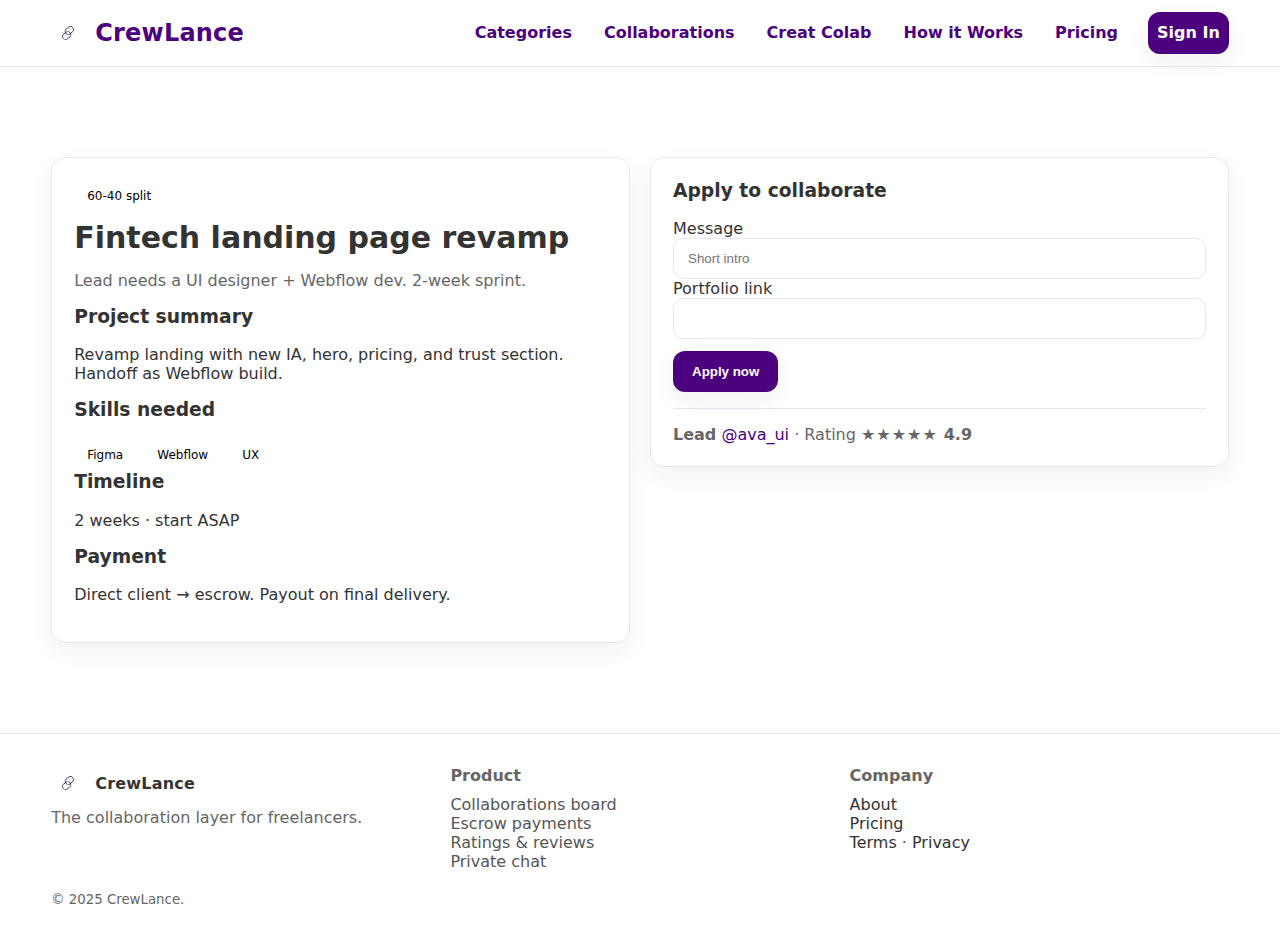
<file: post.html>
<!DOCTYPE html>
<html lang="en">
    <head>
        <meta charset="utf-8" />
        <meta name="viewport" content="width=device-width, initial-scale=1" />
        <title>Collaboration Detail · CrewLance</title>
        <meta
            name="description"
            content="Freelancer-to-freelancer collaboration platform with escrow and revenue splits."
        />
        <link rel="icon" href="assets/logo.svg" />
        <link rel="stylesheet" href="styles.css" />
    </head>
    <body>
        <header class="header">
            <div class="container nav">
                <a class="brand" href="index.html"
                    ><img src="assets/logo.svg" alt="CrewLance logo" /><span
                        class="xlfont"
                        >CrewLance</span
                    ></a
                >
                <nav class="navlinks" aria-label="Primary">
                    <a href="categories.html">Categories</a>
                    <a href="collaborations.html">Collaborations</a>
                    <a href="creat-collab.html">Creat Colab</a>
                    <a href="how-it-works.html">How it Works</a>
                    <a href="pricing.html">Pricing</a>
                    <a class="button cta" href="login.html">Sign In</a>
                </nav>
                <div class="mobile">
                    <button
                        class="button ghost"
                        data-toggle
                        aria-label="Open menu"
                        style="background-color: #4b007e"
                    >
                        Menu
                    </button>
                </div>
            </div>
            <div class="drawer" data-drawer>
                <a href="categories.html">Categories</a>
                <a href="collaborations.html">Collaborations</a>
                <a href="creat-collab.html">Creat Colab</a>
                <a href="how-it-works.html">How it Works</a>
                <a href="pricing.html">Pricing</a>
                <a href="login.html">Sign In</a>
            </div>
        </header>

        <main class="container section">
            <div class="grid cols-2" style="align-items: start">
                <article class="card reveal">
                    <div class="tag">60-40 split</div>
                    <h1 style="margin: 8px 0 0; font-size: 30px">
                        Fintech landing page revamp
                    </h1>
                    <p class="subtitle">
                        Lead needs a UI designer + Webflow dev. 2-week sprint.
                    </p>
                    <h3>Project summary</h3>
                    <p>
                        Revamp landing with new IA, hero, pricing, and trust
                        section. Handoff as Webflow build.
                    </p>
                    <h3>Skills needed</h3>
                    <div class="badges">
                        <span class="tag">Figma</span
                        ><span class="tag">Webflow</span
                        ><span class="tag">UX</span>
                    </div>
                    <h3>Timeline</h3>
                    <p>2 weeks · start ASAP</p>
                    <h3>Payment</h3>
                    <p>Direct client → escrow. Payout on final delivery.</p>
                </article>
                <aside class="card reveal">
                    <h3>Apply to collaborate</h3>
                    <form data-demo-form>
                        <label
                            >Message<input
                                class="input"
                                placeholder="Short intro"
                        /></label>
                        <label style="margin-top: 10px"
                            >Portfolio link<input class="input" type="url"
                        /></label>
                        <button
                            class="button"
                            style="margin-top: 12px"
                            type="submit"
                        >
                            Apply now
                        </button>
                        <div
                            data-msg
                            class="subtitle"
                            style="margin-top: 8px"
                        ></div>
                    </form>
                    <hr
                        style="
                            border: none;
                            border-top: 1px solid var(--border);
                            margin: 16px 0;
                        "
                    />
                    <div class="subtitle">
                        <strong>Lead</strong>
                        <a href="profile.html">@ava_ui</a> · Rating
                        <span class="rating"
                            ><span class="stars">★★★★★</span> 4.9</span
                        >
                    </div>
                </aside>
            </div>
        </main>

        <footer class="footer">
            <div class="container grid cols-3">
                <div>
                    <a class="brand" href="index.html"
                        ><img src="assets/logo.svg" alt="CrewLance logo" /><span
                            >CrewLance</span
                        ></a
                    >
                    <p style="margin-top: 8px">
                        The collaboration layer for freelancers.
                    </p>
                </div>
                <div>
                    <strong>Product</strong>
                    <ul
                        style="
                            margin: 10px 0 0;
                            padding: 0;
                            list-style: none;
                            color: #555;
                        "
                    >
                        <li>Collaborations board</li>
                        <li>Escrow payments</li>
                        <li>Ratings & reviews</li>
                        <li>Private chat</li>
                    </ul>
                </div>
                <div>
                    <strong>Company</strong>
                    <ul
                        style="
                            margin: 10px 0 0;
                            padding: 0;
                            list-style: none;
                            color: #555;
                        "
                    >
                        <li><a href="about.html">About</a></li>
                        <li><a href="pricing.html">Pricing</a></li>
                        <li><a href="#">Terms</a> · <a href="#">Privacy</a></li>
                    </ul>
                </div>
            </div>
            <div class="container" style="margin-top: 18px">
                <small>© 2025 CrewLance.</small>
            </div>
        </footer>
        <script src="app.js"></script>
    </body>
</html>
</file>
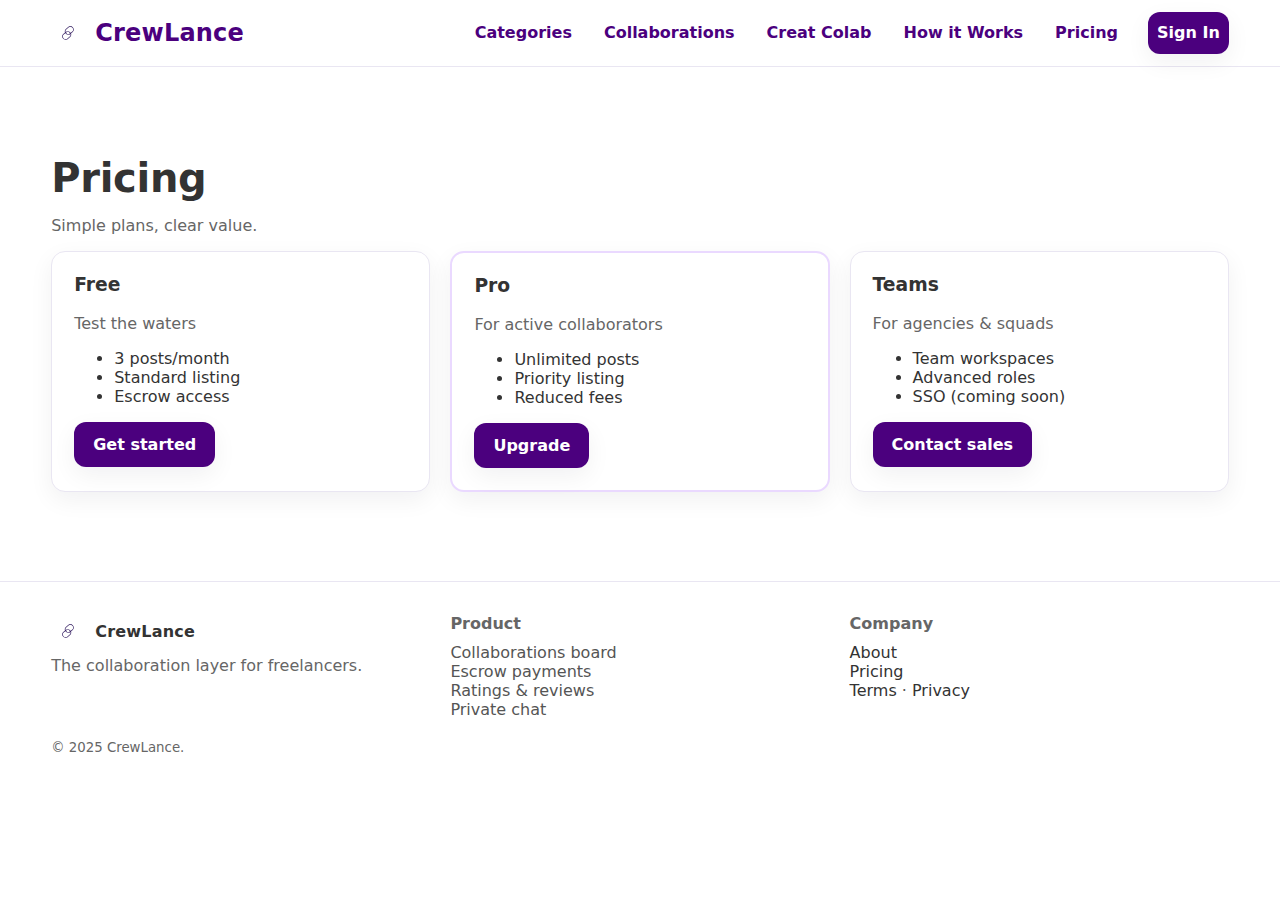
<file: pricing.html>
<!DOCTYPE html>
<html lang="en">
    <head>
        <meta charset="utf-8" />
        <meta name="viewport" content="width=device-width, initial-scale=1" />
        <title>Pricing · CrewLance</title>
        <meta
            name="description"
            content="Freelancer-to-freelancer collaboration platform with escrow and revenue splits."
        />
        <link rel="icon" href="assets/logo.svg" />
        <link rel="stylesheet" href="styles.css" />
    </head>
    <body>
        <header class="header">
            <div class="container nav">
                <a class="brand" href="index.html"
                    ><img src="assets/logo.svg" alt="CrewLance logo" /><span
                        class="xlfont"
                        >CrewLance</span
                    ></a
                >
                <nav class="navlinks" aria-label="Primary">
                    <a href="categories.html">Categories</a>
                    <a href="collaborations.html">Collaborations</a>
                    <a href="creat-collab.html">Creat Colab</a>
                    <a href="how-it-works.html">How it Works</a>
                    <a href="pricing.html">Pricing</a>
                    <a class="button cta" href="login.html">Sign In</a>
                </nav>
                <div class="mobile">
                    <button
                        class="button ghost"
                        data-toggle
                        aria-label="Open menu"
                        style="background-color: #4b007e"
                    >
                        Menu
                    </button>
                </div>
            </div>
            <div class="drawer" data-drawer>
                <a href="categories.html">Categories</a>
                <a href="collaborations.html">Collaborations</a>
                <a href="creat-collab.html">Creat Colab</a>
                <a href="how-it-works.html">How it Works</a>
                <a href="pricing.html">Pricing</a>
                <a href="login.html">Sign In</a>
            </div>
        </header>

        <main class="container section">
            <h1 class="title" style="font-size: 40px">Pricing</h1>
            <p class="subtitle">Simple plans, clear value.</p>
            <div class="grid cols-3" style="margin-top: 12px">
                <div class="card reveal">
                    <h3>Free</h3>
                    <p class="subtitle">Test the waters</p>
                    <ul>
                        <li>3 posts/month</li>
                        <li>Standard listing</li>
                        <li>Escrow access</li>
                    </ul>
                    <a class="button" href="login.html">Get started</a>
                </div>
                <div class="card reveal" style="border: 2px solid #ead9ff">
                    <h3>Pro</h3>
                    <p class="subtitle">For active collaborators</p>
                    <ul>
                        <li>Unlimited posts</li>
                        <li>Priority listing</li>
                        <li>Reduced fees</li>
                    </ul>
                    <a class="button" href="login.html">Upgrade</a>
                </div>
                <div class="card reveal">
                    <h3>Teams</h3>
                    <p class="subtitle">For agencies & squads</p>
                    <ul>
                        <li>Team workspaces</li>
                        <li>Advanced roles</li>
                        <li>SSO (coming soon)</li>
                    </ul>
                    <a class="button" href="about.html">Contact sales</a>
                </div>
            </div>
        </main>

        <footer class="footer">
            <div class="container grid cols-3">
                <div>
                    <a class="brand" href="index.html"
                        ><img src="assets/logo.svg" alt="CrewLance logo" /><span
                            >CrewLance</span
                        ></a
                    >
                    <p style="margin-top: 8px">
                        The collaboration layer for freelancers.
                    </p>
                </div>
                <div>
                    <strong>Product</strong>
                    <ul
                        style="
                            margin: 10px 0 0;
                            padding: 0;
                            list-style: none;
                            color: #555;
                        "
                    >
                        <li>Collaborations board</li>
                        <li>Escrow payments</li>
                        <li>Ratings & reviews</li>
                        <li>Private chat</li>
                    </ul>
                </div>
                <div>
                    <strong>Company</strong>
                    <ul
                        style="
                            margin: 10px 0 0;
                            padding: 0;
                            list-style: none;
                            color: #555;
                        "
                    >
                        <li><a href="about.html">About</a></li>
                        <li><a href="pricing.html">Pricing</a></li>
                        <li><a href="#">Terms</a> · <a href="#">Privacy</a></li>
                    </ul>
                </div>
            </div>
            <div class="container" style="margin-top: 18px">
                <small>© 2025 CrewLance.</small>
            </div>
        </footer>
        <script src="app.js"></script>
    </body>
</html>
</file>
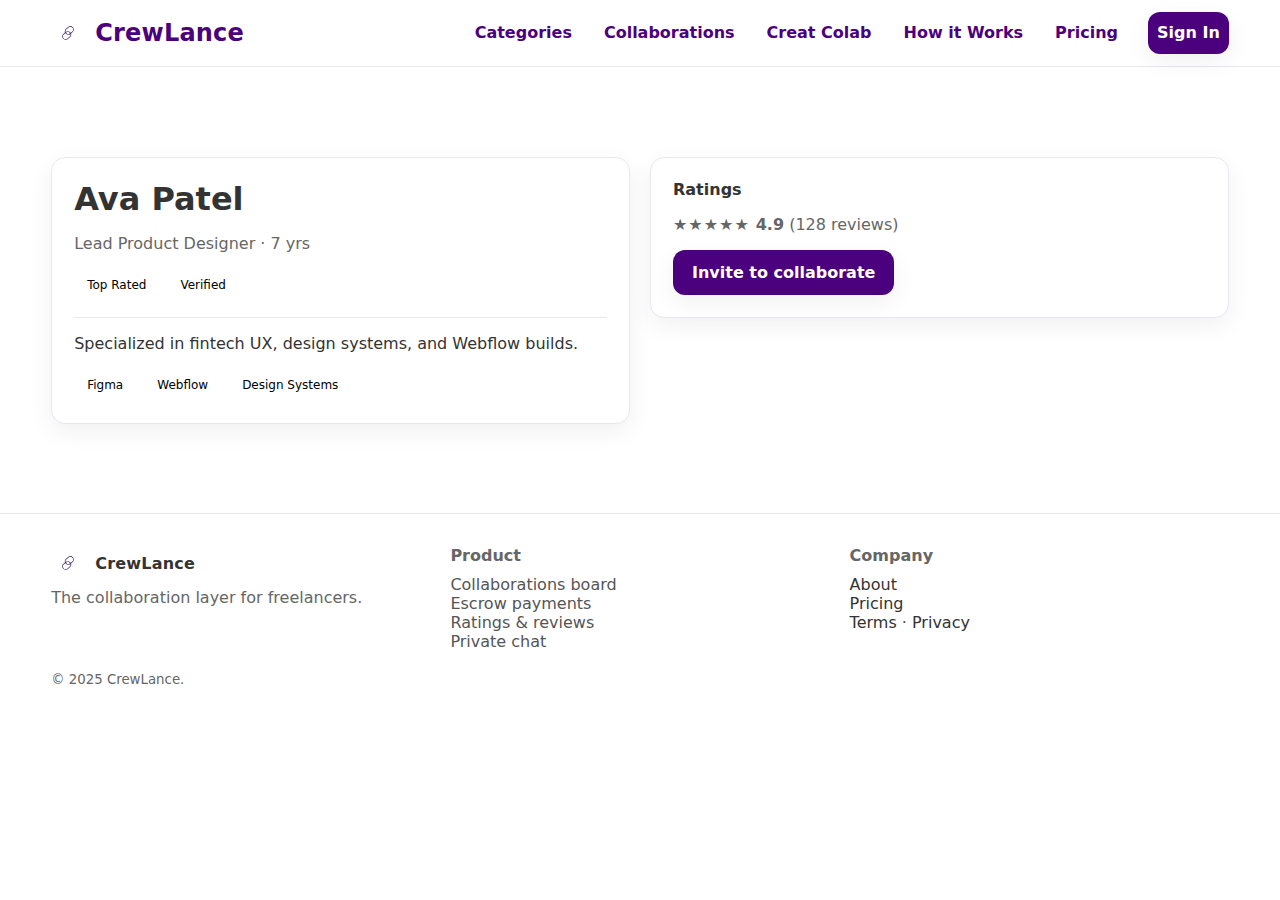
<file: profile.html>
<!DOCTYPE html>
<html lang="en">
    <head>
        <meta charset="utf-8" />
        <meta name="viewport" content="width=device-width, initial-scale=1" />
        <title>Freelancer Profile · CrewLance</title>
        <meta
            name="description"
            content="Freelancer-to-freelancer collaboration platform with escrow and revenue splits."
        />
        <link rel="icon" href="assets/logo.svg" />
        <link rel="stylesheet" href="styles.css" />
    </head>
    <body>
        <header class="header">
            <div class="container nav">
                <a class="brand" href="index.html"
                    ><img src="assets/logo.svg" alt="CrewLance logo" /><span
                        class="xlfont"
                        >CrewLance</span
                    ></a
                >
                <nav class="navlinks" aria-label="Primary">
                    <a href="categories.html">Categories</a>
                    <a href="collaborations.html">Collaborations</a>
                    <a href="creat-collab.html">Creat Colab</a>
                    <a href="how-it-works.html">How it Works</a>
                    <a href="pricing.html">Pricing</a>
                    <a class="button cta" href="login.html">Sign In</a>
                </nav>
                <div class="mobile">
                    <button
                        class="button ghost"
                        data-toggle
                        aria-label="Open menu"
                        style="background-color: #4b007e"
                    >
                        Menu
                    </button>
                </div>
            </div>
            <div class="drawer" data-drawer>
                <a href="categories.html">Categories</a>
                <a href="collaborations.html">Collaborations</a>
                <a href="creat-collab.html">Creat Colab</a>
                <a href="how-it-works.html">How it Works</a>
                <a href="pricing.html">Pricing</a>
                <a href="login.html">Sign In</a>
            </div>
        </header>

        <main class="container section">
            <div class="grid cols-2" style="align-items: start">
                <div class="card reveal">
                    <h1 style="margin: 0">Ava Patel</h1>
                    <p class="subtitle">Lead Product Designer · 7 yrs</p>
                    <div class="badges">
                        <span class="tag">Top Rated</span
                        ><span class="tag">Verified</span>
                    </div>
                    <hr
                        style="
                            border: none;
                            border-top: 1px solid var(--border);
                            margin: 16px 0;
                        "
                    />
                    <p>
                        Specialized in fintech UX, design systems, and Webflow
                        builds.
                    </p>
                    <div class="badges">
                        <span class="tag">Figma</span
                        ><span class="tag">Webflow</span
                        ><span class="tag">Design Systems</span>
                    </div>
                </div>
                <aside class="card reveal">
                    <strong>Ratings</strong>
                    <p class="subtitle">
                        <span class="rating"
                            ><span class="stars">★★★★★</span> 4.9</span
                        >
                        (128 reviews)
                    </p>
                    <a class="button" href="collaborations.html"
                        >Invite to collaborate</a
                    >
                </aside>
            </div>
        </main>

        <footer class="footer">
            <div class="container grid cols-3">
                <div>
                    <a class="brand" href="index.html"
                        ><img src="assets/logo.svg" alt="CrewLance logo" /><span
                            >CrewLance</span
                        ></a
                    >
                    <p style="margin-top: 8px">
                        The collaboration layer for freelancers.
                    </p>
                </div>
                <div>
                    <strong>Product</strong>
                    <ul
                        style="
                            margin: 10px 0 0;
                            padding: 0;
                            list-style: none;
                            color: #555;
                        "
                    >
                        <li>Collaborations board</li>
                        <li>Escrow payments</li>
                        <li>Ratings & reviews</li>
                        <li>Private chat</li>
                    </ul>
                </div>
                <div>
                    <strong>Company</strong>
                    <ul
                        style="
                            margin: 10px 0 0;
                            padding: 0;
                            list-style: none;
                            color: #555;
                        "
                    >
                        <li><a href="about.html">About</a></li>
                        <li><a href="pricing.html">Pricing</a></li>
                        <li><a href="#">Terms</a> · <a href="#">Privacy</a></li>
                    </ul>
                </div>
            </div>
            <div class="container" style="margin-top: 18px">
                <small>© 2025 CrewLance.</small>
            </div>
        </footer>
        <script src="app.js"></script>
    </body>
</html>
</file>
<file: styles.css>
:root {
  --brand: #4b007e;
  --violet: #6a00cc;
  --lavender: #f3e8ff;
  --bg: #ffffff;
  --ink: #333333;
  --ink-muted: #666666;
  --border: #e9e6f2;
  --card: #ffffff;
  --shadow: 0 8px 24px rgba(17, 12, 34, .06);
  --radius: 14px;
}

.black{
  color: black;
}

.white{
  color: white;
}

* {
  box-sizing: border-box
}

html,
body {
  height: 100%
}

html {
  scroll-behavior: smooth
}

body {
  margin: 0;
  font-family: Inter, ui-sans-serif, system-ui, -apple-system, "Segoe UI", Roboto, "Helvetica Neue", Arial;
  color: var(--ink);
  background: var(--bg)
}

img {
  max-width: 100%;
  display: block
}

.xlfont {
  font-size: x-large;
}

.container {
  width: min(1200px, 92vw);
  margin-inline: auto
}

.section {
  padding: clamp(56px, 7vw, 96px) 0
}

.section.alt {
  background: var(--lavender)
}

.header {
  position: sticky;
  top: 0;
  z-index: 50;
  background: #fff;
  border-bottom: 1px solid var(--border)
}

.nav {
  display: flex;
  align-items: center;
  justify-content: space-between;
  gap: 16px;
  padding: 12px 0
}

.brand {
  display: flex;
  align-items: center;
  gap: 10px;
  text-decoration: none;
  color: var(--ink)
}

.brand img {
  width: 34px;
  height: 34px
}

.brand span {
  font-weight: 800;
  letter-spacing: .2px
}

.navlinks {
  display: flex;
  align-items: center;
  gap: 16px
}

.navlinks a {
  color: var(--ink);
  text-decoration: none;
  padding: 10px 8px;
  border-bottom: 2px solid transparent;
  font-weight: 600;
}

.navlinks a:hover {
  border-bottom-color: var(--brand)
}

.nav .cta {
  margin-left: 6px;
  color: white;
}

.mobile {
  display: none
}

.drawer{
  display: none;
}

@media (max-width:900px) {
  .navlinks {
    display: none;
  }

  .mobile {
    display: flex;
    gap: 8px;
  }

  .drawer {
    display: none;
    position: absolute;
    inset: 60px 0 auto 0;
    background: var(--lavender);
    border-top: 1px solid var(--border);
  }

  .drawer a {
    display: block;
    padding: 14px 20px;
    color: var(--ink);
    text-decoration: none;
    border-bottom: 1px solid var(--border);
  }

  .drawer a:hover{
    font-weight: 600;
  }
}

.background-image-hero {
  padding: clamp(56px, 10vw, 120px) 0 32px;
  background-image: url(assets/bgimage3.jpg);
  background-size: cover;
  background-position: center;
  height: calc(100vh - 60px);
}

.title {
  margin: 0 0 10px;
  font-size: clamp(34px, 5.2vw, 56px);
  line-height: 1.08;
  font-weight: 900;
  letter-spacing: -.3px;
}

.container a{
  color: var(--brand);
  text-decoration: none;
}

.pop-shadow:hover {
  box-shadow: 0 4px 12px rgba(0, 0, 0, 0.2);
}

.icon{
  padding: 10px;
  height: 60px;
  margin: 10px;
}

.subtitle {
  color: var(--ink-muted);
  max-width: 760px
}

.searchbar {
  display: flex;
  gap: 8px;
  margin-top: 16px;
  background: #fff;
  border: 1px solid var(--border);
  border-radius: 999px;
  padding: 8px;
  box-shadow: var(--shadow)
}

.searchbar input {
  flex: 1;
  border: none;
  outline: none;
  font-size: 16px;
  padding: 12px 16px;
  border-radius: 999px
}

.searchbar button {
  white-space: nowrap
}

.button {
  display: inline-flex;
  align-items: center;
  justify-content: center;
  gap: 10px;
  padding: 12px 18px;
  border-radius: 12px;
  border: 1px solid transparent;
  font-weight: 700;
  text-decoration: none;
  cursor: pointer;
  background: var(--brand);
  -webkit-text-fill-color: #ffffff;
  box-shadow: var(--shadow);
  transition: transform .16s ease, background .16s ease, box-shadow .16s ease
}

.button:hover {
  background: var(--violet);
  transform: translateY(-1px)
}

.button.ghost {
  background: #fff;
  color: var(--ink);
  border-color: var(--border)
}

.button.ghost:hover {
  border-color: var(--violet)
}

.tag {
  display: inline-flex;
  align-items: center;
  gap: 8px;
  padding: 6px 10px;
  border-radius: 25px;
  font-size: 12px;
  background: transparent;
  background: transparent;
  border: 3px solid white;
  color: black;
}

.grid {
  display: grid;
  gap: 20px
}

.grid.cols-3 {
  grid-template-columns: repeat(3, 1fr)
}

.grid.cols-2 {
  grid-template-columns: repeat(2, 1fr)
}

@media (max-width:900px) {

  .grid.cols-3,
  .grid.cols-2 {
    grid-template-columns: 1fr
  }
}

.card {
  background: var(--card);
  border: 1px solid var(--border);
  border-radius: var(--radius);
  padding: 22px;
  box-shadow: var(--shadow)
}

.card h3 {
  margin-top: 0
}

.listing {
  display: flex;
  flex-direction: column;
  gap: 10px
}

.listing .meta {
  display: flex;
  align-items: center;
  gap: 10px;
  color: var(--ink-muted);
  font-size: 14px
}

.listing .skills {
  display: flex;
  flex-wrap: wrap;
  gap: 8px
}

.rating {
  display: inline-flex;
  align-items: center;
  gap: 6px;
  font-weight: 700
}

.stars {
  letter-spacing: 1px
}

.footer {
  border-top: 1px solid var(--border);
  background: #fff;
  padding: 32px 0;
  color: var(--ink-muted)
}

.footer a {
  color: var(--ink);
  text-decoration: none
}

.footer small {
  color: var(--ink-muted)
}

.reveal {
  opacity: 0;
  transform: translateY(10px);
  transition: opacity .5s ease, transform .5s ease
}

.reveal.visible {
  opacity: 1;
  transform: none
}

.input,
.select,
.textarea {
  width: 100%;
  padding: 12px 14px;
  border-radius: 10px;
  border: 1px solid var(--border);
  background: #fff;
  color: var(--ink)
}

.textarea {
  min-height: 120px;
  resize: vertical
}

.badges {
  display: flex;
  gap: 8px;
  flex-wrap: wrap;
  margin-top: 12px
}
</file>
